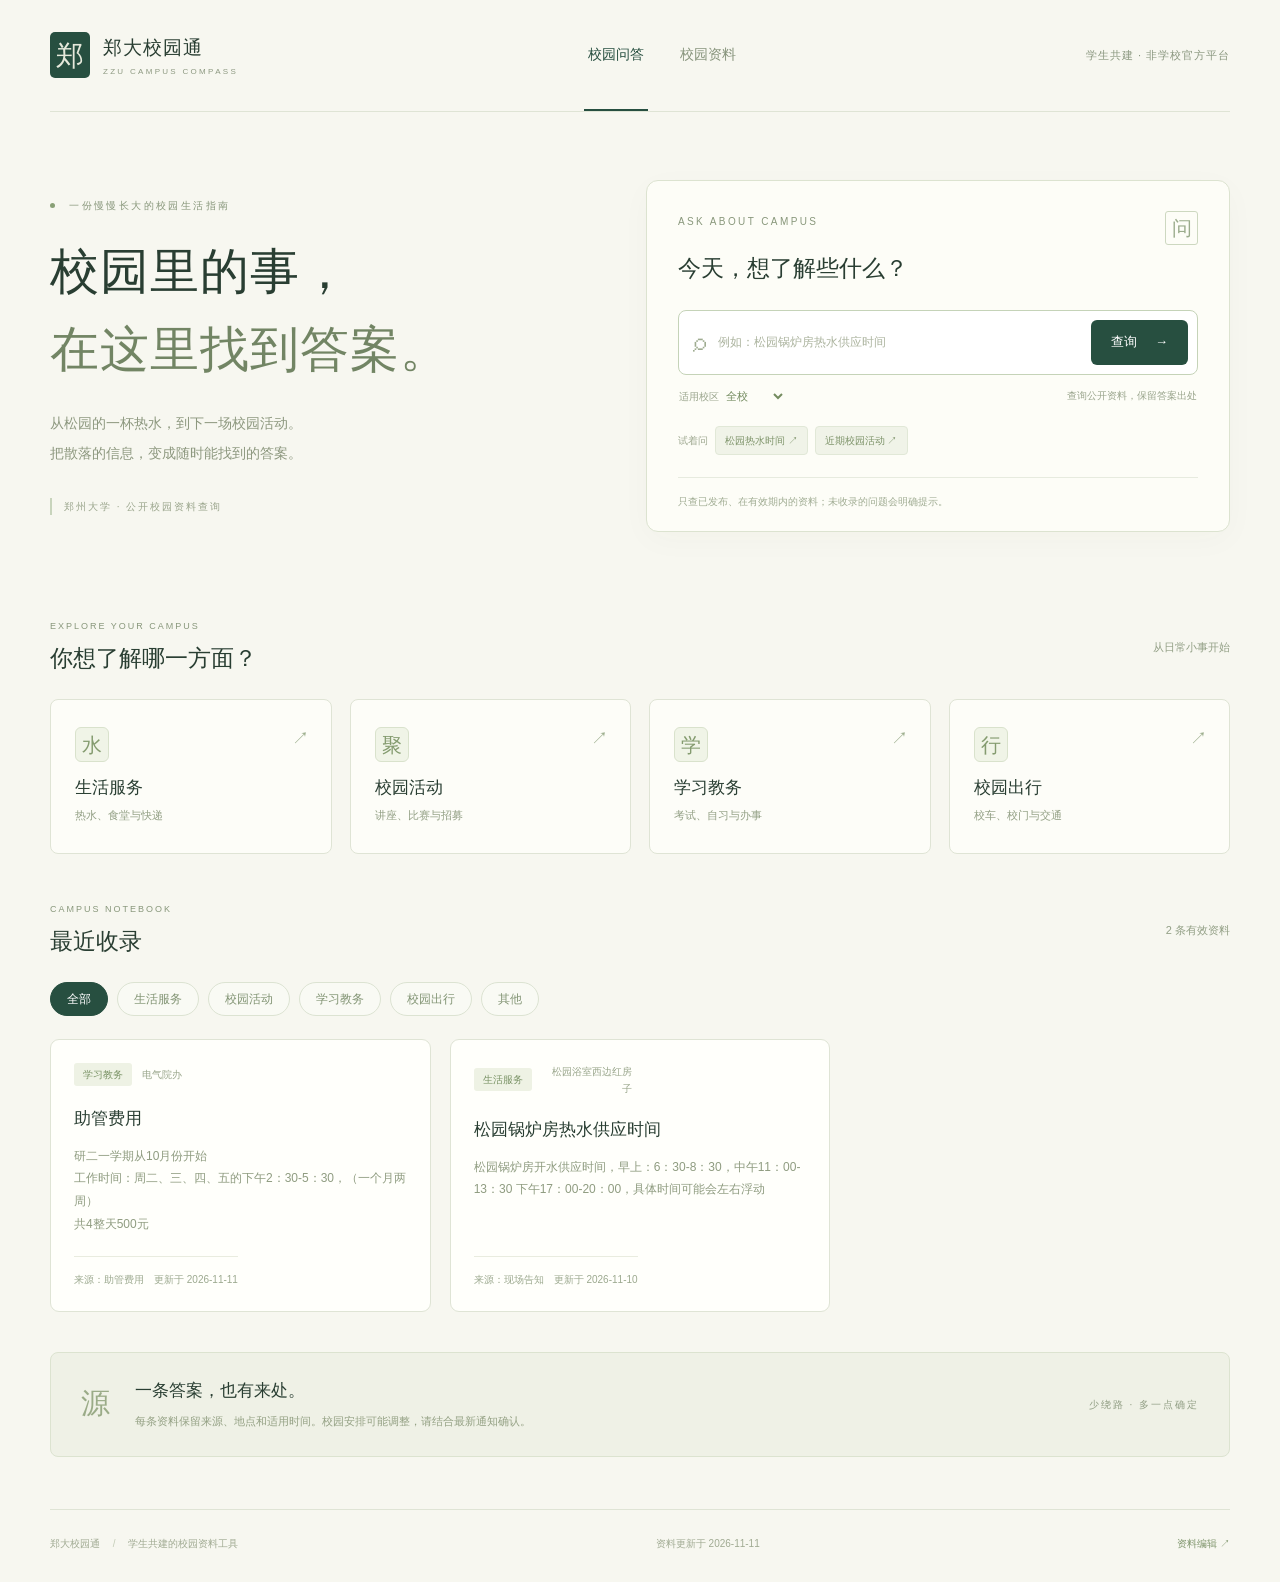
<file: index.html>
<!doctype html>
<html lang="zh-CN"><head><meta charset="utf-8"><meta name="viewport" content="width=device-width,initial-scale=1"><meta name="theme-color" content="#274f40"><meta name="description" content="郑州大学学生共建校园资料查询，查找热水、活动、学习与出行信息，保留资料来源和有效期。"><title>郑大校园通 · 校园里的事，问这里</title><link rel="stylesheet" href="./styles.css"><script defer src="./data.js"></script><script defer src="./knowledge-core.js"></script><script defer src="./editor-model.js"></script><script defer src="./app.js"></script></head>
<body><header class="header wrap"><a class="brand" href="./index.html" aria-label="郑大校园通首页"><span class="brand-mark">郑</span><span>郑大校园通<small>ZZU CAMPUS COMPASS</small></span></a><nav class="top-nav" aria-label="页面导航"><button id="ask-tab" class="nav-active" aria-pressed="true">校园问答</button><button id="library-tab" aria-pressed="false">校园资料</button></nav><span class="header-note">学生共建 · 非学校官方平台</span></header>
<main class="wrap"><section class="hero" id="hero"><div class="hero-copy"><p class="eyebrow"><span class="tiny-dot"></span> 一份慢慢长大的校园生活指南</p><h1>校园里的事，<br><span>在这里找到答案。</span></h1><p class="hero-description">从松园的一杯热水，到下一场校园活动。<br>把散落的信息，变成随时能找到的答案。</p><span class="hero-caption">郑州大学 · 公开校园资料查询</span></div><div class="search-panel"><div class="panel-head"><span class="eyebrow">ASK ABOUT CAMPUS</span><span class="outline-mark" aria-hidden="true">问</span></div><h2 id="search-title">今天，想了解些什么？</h2><form id="search-form"><label class="sr-only" for="query">输入校园问题</label><div class="search-field"><span aria-hidden="true" class="search-icon">⌕</span><input id="query" name="query" maxlength="300" placeholder="例如：松园锅炉房热水供应时间" autocomplete="off"><button type="submit" class="primary">查询 <span aria-hidden="true">→</span></button></div><div class="search-meta"><label for="campus">适用校区 <select id="campus"></select></label><span>查询公开资料，保留答案出处</span></div></form><div class="suggestions"><span>试着问</span><button data-query="松园锅炉房热水供应时间">松园热水时间 ↗</button><button data-query="最近有哪些校园活动">近期校园活动 ↗</button></div><p class="panel-foot">只查已发布、在有效期内的资料；未收录的问题会明确提示。</p></div></section>
<section id="data-error" class="message error" hidden role="alert"></section>
<section id="results-section" hidden aria-labelledby="results-title"><div class="section-heading"><div><p class="eyebrow">SEARCH RESULTS</p><h2 id="results-title"></h2></div><button class="text-button" id="clear-search">返回最近收录 ↗</button></div><p class="results-note" id="results-note" aria-live="polite"></p><div id="clarification" class="clarification" hidden></div><div class="record-grid" id="results"></div></section>
<section id="topics-section"><div class="section-heading"><div><p class="eyebrow">EXPLORE YOUR CAMPUS</p><h2>你想了解哪一方面？</h2></div><span class="quiet">从日常小事开始</span></div><div class="topics"><button class="topic" data-category="生活服务"><span class="topic-symbol">水</span><h3>生活服务</h3><p>热水、食堂与快递</p><span class="topic-arrow">↗</span></button><button class="topic" data-category="校园活动"><span class="topic-symbol">聚</span><h3>校园活动</h3><p>讲座、比赛与招募</p><span class="topic-arrow">↗</span></button><button class="topic" data-category="学习教务"><span class="topic-symbol">学</span><h3>学习教务</h3><p>考试、自习与办事</p><span class="topic-arrow">↗</span></button><button class="topic" data-category="校园出行"><span class="topic-symbol">行</span><h3>校园出行</h3><p>校车、校门与交通</p><span class="topic-arrow">↗</span></button></div></section>
<section id="library-section"><div class="section-heading"><div><p class="eyebrow">CAMPUS NOTEBOOK</p><h2 id="list-title">最近收录</h2></div><span class="quiet" id="live-count" aria-live="polite"></span></div><div class="filter-chips" id="categories" aria-label="资料分类"></div><div class="record-grid" id="records"></div><button id="load-more" class="secondary more-button" hidden>查看更多资料</button></section>
<aside class="trust-panel"><span class="trust-symbol" aria-hidden="true">源</span><div><h2>一条答案，也有来处。</h2><p>每条资料保留来源、地点和适用时间。校园安排可能调整，请结合最新通知确认。</p></div><span class="quiet">少绕路 · 多一点确定</span></aside></main>
<footer class="footer wrap"><span>郑大校园通 <span class="footer-divider">/</span> 学生共建的校园资料工具</span><span id="updated-at">资料库准备中</span><a href="./manage.html">资料编辑 ↗</a></footer>
<dialog id="detail-dialog" aria-labelledby="detail-title"><div class="dialog-head"><span class="eyebrow">CAMPUS NOTEBOOK / DETAIL</span><button type="button" id="close-detail" class="close-button" aria-label="关闭详情">×</button></div><div id="detail-body"></div></dialog><noscript><p class="message error">请在浏览器中启用 JavaScript 后使用查询。</p></noscript></body></html>
</file>
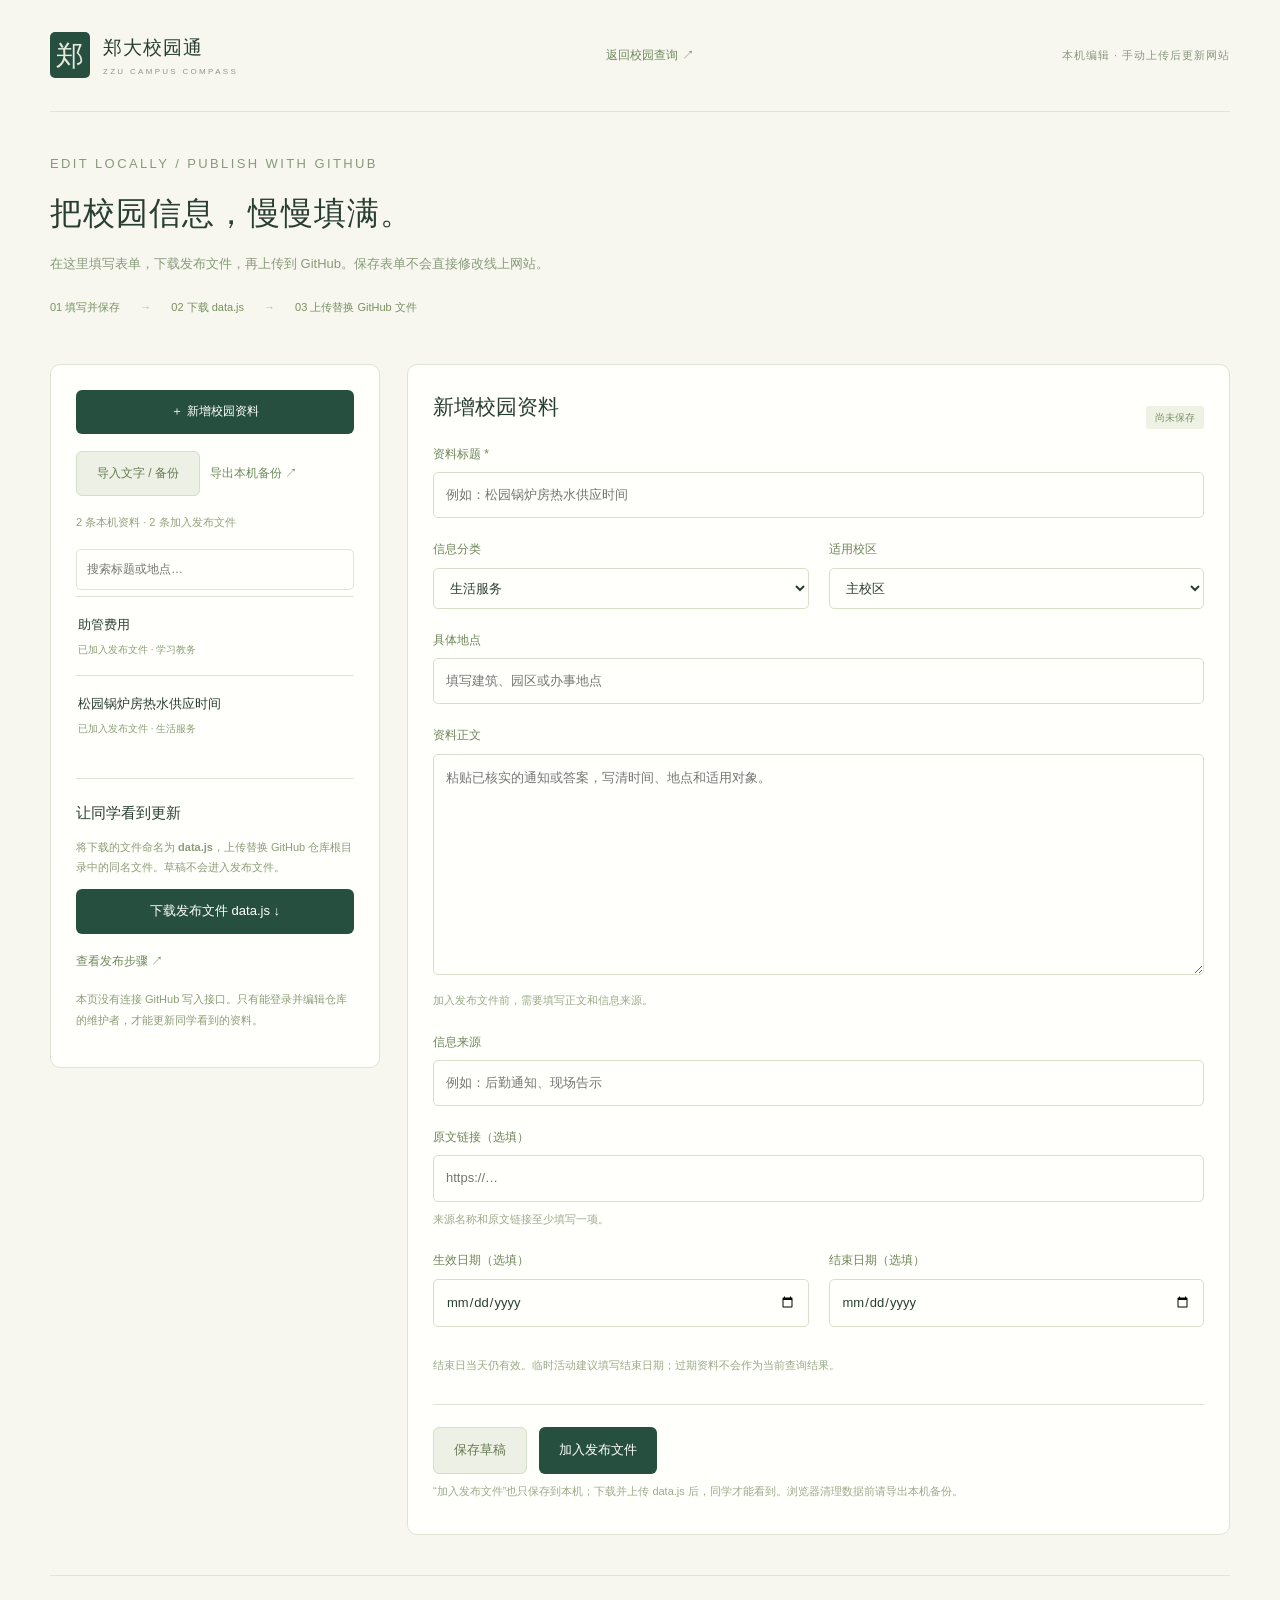
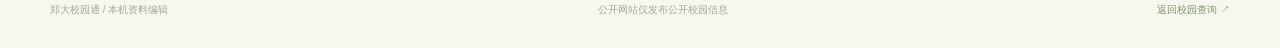
<file: manage.html>
<!doctype html><html lang="zh-CN"><head><meta charset="utf-8"><meta name="viewport" content="width=device-width,initial-scale=1"><meta name="theme-color" content="#274f40"><meta name="robots" content="noindex"><title>资料编辑 · 郑大校园通</title><link rel="stylesheet" href="./styles.css"><script defer src="./data.js"></script><script defer src="./knowledge-core.js"></script><script defer src="./editor-model.js"></script><script defer src="./manage.js"></script></head><body>
<header class="header wrap"><a href="./index.html" class="brand"><span class="brand-mark">郑</span><span>郑大校园通<small>ZZU CAMPUS COMPASS</small></span></a><a href="./index.html" class="text-button">返回校园查询 ↗</a><span class="header-note">本机编辑 · 手动上传后更新网站</span></header>
<main class="wrap"><section class="editor-intro"><p class="eyebrow">EDIT LOCALLY / PUBLISH WITH GITHUB</p><h1>把校园信息，慢慢填满。</h1><p>在这里填写表单，下载发布文件，再上传到 GitHub。保存表单不会直接修改线上网站。</p><div class="steps"><span>01 填写并保存</span><span>02 下载 data.js</span><span>03 上传替换 GitHub 文件</span></div></section><p id="editor-error" class="message error" hidden role="alert"></p><p id="editor-notice" class="message notice" hidden role="status"></p>
<div class="editor-layout"><aside class="editor-sidebar"><div class="editor-tools"><button type="button" class="primary" id="new-record">＋ 新增校园资料</button><button type="button" class="secondary" id="import-records">导入文字 / 备份</button><input type="file" id="import-file" accept=".txt,.md,.json,.js" hidden><button type="button" class="text-button" id="backup-records">导出本机备份 ↗</button></div><p id="editor-stats" class="editor-stats"></p><label class="sr-only" for="editor-query">搜索已有资料</label><input id="editor-query" class="editor-search" placeholder="搜索标题或地点…" maxlength="160"><div id="editor-list" class="editor-list"></div><section class="export-block"><h3>让同学看到更新</h3><p>将下载的文件命名为 <strong>data.js</strong>，上传替换 GitHub 仓库根目录中的同名文件。草稿不会进入发布文件。</p><button type="button" class="primary" id="export-public">下载发布文件 data.js ↓</button><a href="./发布指南.html" target="_blank" rel="noopener" class="text-button">查看发布步骤 ↗</a><p class="editor-footer">本页没有连接 GitHub 写入接口。只有能登录并编辑仓库的维护者，才能更新同学看到的资料。</p></section></aside>
<section class="editor-form"><div class="editing-label"><h2 id="editor-title">新增校园资料</h2><span id="record-status" class="tag">尚未保存</span></div><form id="record-form"><label class="field"><span>资料标题 *</span><input name="title" maxlength="160" placeholder="例如：松园锅炉房热水供应时间" required></label><div class="form-row"><label class="field"><span>信息分类</span><select name="category" id="editor-category"></select></label><label class="field"><span>适用校区</span><select name="campus" id="editor-campus"></select></label></div><label class="field"><span>具体地点</span><input name="location" maxlength="120" placeholder="填写建筑、园区或办事地点"></label><label class="field"><span>资料正文</span><textarea name="content" maxlength="20000" rows="8" placeholder="粘贴已核实的通知或答案，写清时间、地点和适用对象。"></textarea><small>加入发布文件前，需要填写正文和信息来源。</small></label><label class="field"><span>信息来源</span><input name="sourceName" maxlength="160" placeholder="例如：后勤通知、现场告示"></label><label class="field"><span>原文链接（选填）</span><input name="sourceUrl" maxlength="2000" placeholder="https://…"><small>来源名称和原文链接至少填写一项。</small></label><div class="form-row"><label class="field"><span>生效日期（选填）</span><input type="date" name="validFrom"></label><label class="field"><span>结束日期（选填）</span><input type="date" name="validUntil"></label></div><p class="form-hint">结束日当天仍有效。临时活动建议填写结束日期；过期资料不会作为当前查询结果。</p><div class="form-actions"><button type="button" id="delete-record" class="danger-button" hidden>删除这条本机资料</button><div class="save-buttons"><button type="submit" value="draft" class="secondary">保存草稿</button><button type="submit" value="published" class="primary">加入发布文件</button></div></div><p class="form-hint">“加入发布文件”也只保存到本机；下载并上传 data.js 后，同学才能看到。浏览器清理数据前请导出本机备份。</p></form></section></div></main><footer class="footer wrap"><span>郑大校园通 / 本机资料编辑</span><span>公开网站仅发布公开校园信息</span><a href="./index.html">返回校园查询 ↗</a></footer></body></html>
</file>
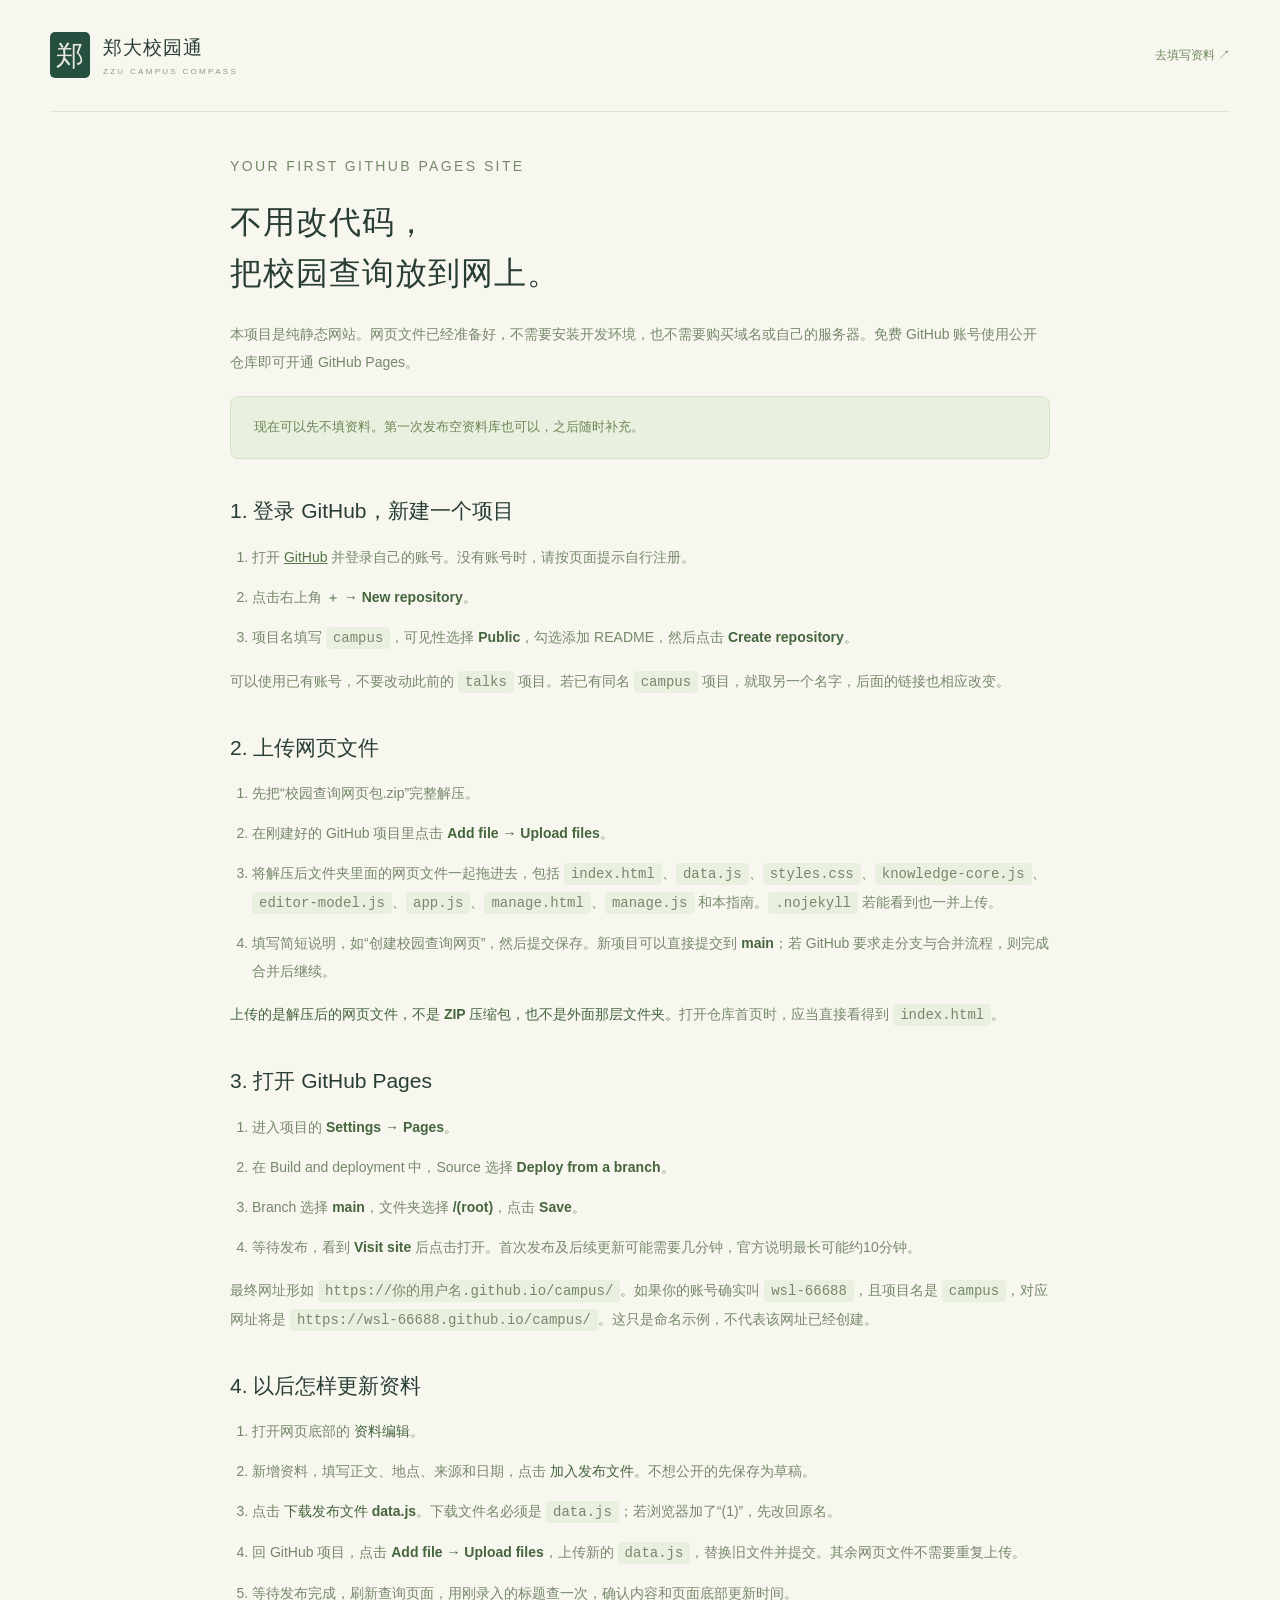
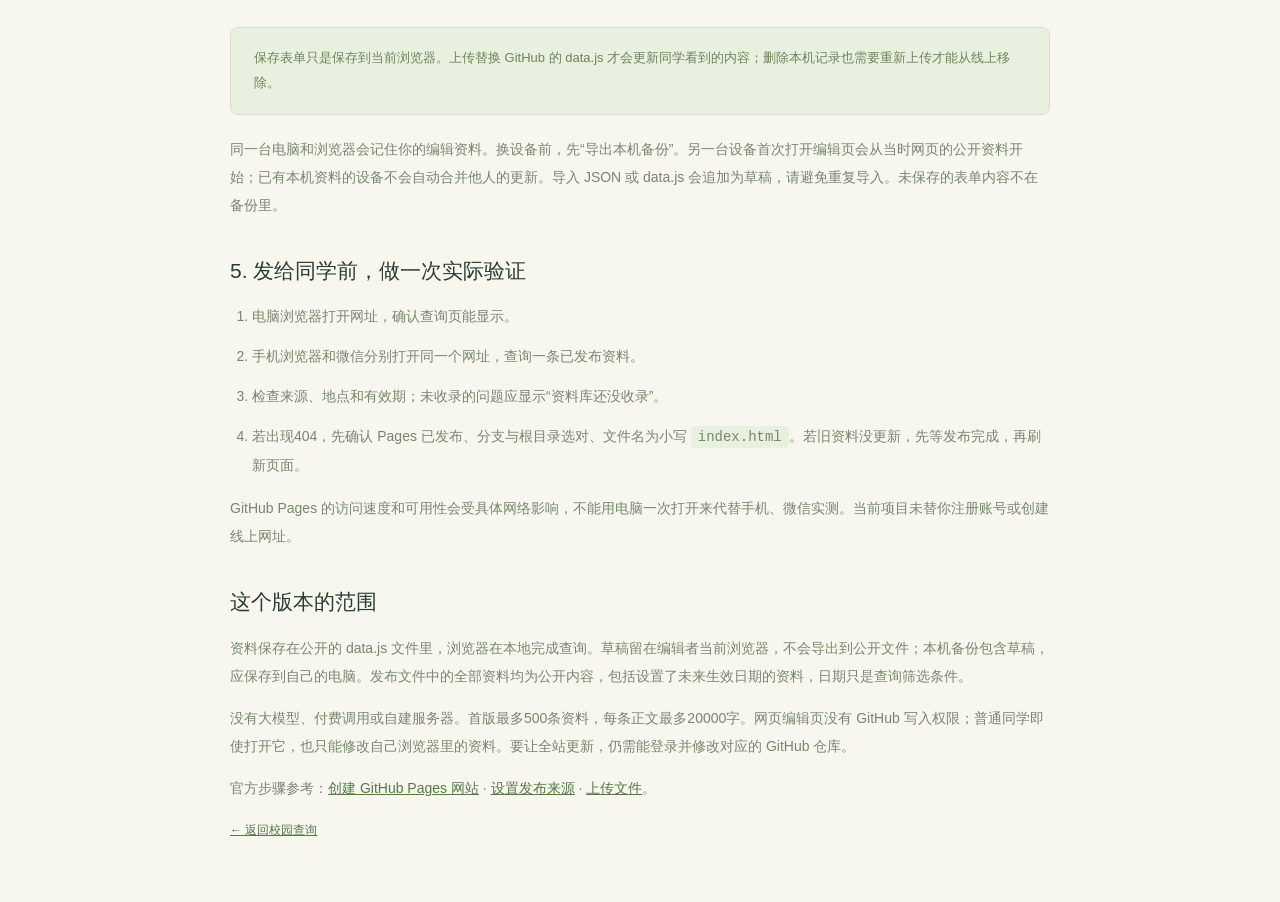
<file: 发布指南.html>
<!doctype html><html lang="zh-CN"><head><meta charset="utf-8"><meta name="viewport" content="width=device-width,initial-scale=1"><title>如何发布到 GitHub Pages · 郑大校园通</title><link rel="stylesheet" href="./styles.css"><style>.guide{max-width:820px;margin:40px auto 70px}.guide h1{font-size:32px}.guide h2{font-size:21px;margin:35px 0 15px}.guide p,.guide li{font-size:14px;line-height:2;color:#76886a}.guide li{margin:12px 0}.guide strong{color:#45653c}.guide a{color:#557845;text-decoration:underline}.guide code{background:#eaf0df;padding:3px 7px;border-radius:4px;overflow-wrap:anywhere}.guide .message{font-size:13px}.guide ol{padding-left:22px}.guide .back-link{font-size:12px}</style></head><body><header class="header wrap"><a class="brand" href="./index.html"><span class="brand-mark">郑</span><span>郑大校园通<small>ZZU CAMPUS COMPASS</small></span></a><a href="./manage.html" class="text-button">去填写资料 ↗</a></header><main class="wrap guide"><p class="eyebrow">YOUR FIRST GITHUB PAGES SITE</p><h1>不用改代码，<br>把校园查询放到网上。</h1><p>本项目是纯静态网站。网页文件已经准备好，不需要安装开发环境，也不需要购买域名或自己的服务器。免费 GitHub 账号使用公开仓库即可开通 GitHub Pages。</p><div class="message notice">现在可以先不填资料。第一次发布空资料库也可以，之后随时补充。</div>
<h2>1. 登录 GitHub，新建一个项目</h2><ol><li>打开 <a href="https://github.com/" target="_blank" rel="noopener">GitHub</a> 并登录自己的账号。没有账号时，请按页面提示自行注册。</li><li>点击右上角 <strong>＋ → New repository</strong>。</li><li>项目名填写 <code>campus</code>，可见性选择 <strong>Public</strong>，勾选添加 README，然后点击 <strong>Create repository</strong>。</li></ol><p>可以使用已有账号，不要改动此前的 <code>talks</code> 项目。若已有同名 <code>campus</code> 项目，就取另一个名字，后面的链接也相应改变。</p>
<h2>2. 上传网页文件</h2><ol><li>先把“校园查询网页包.zip”完整解压。</li><li>在刚建好的 GitHub 项目里点击 <strong>Add file → Upload files</strong>。</li><li>将解压后文件夹里面的网页文件一起拖进去，包括 <code>index.html</code>、<code>data.js</code>、<code>styles.css</code>、<code>knowledge-core.js</code>、<code>editor-model.js</code>、<code>app.js</code>、<code>manage.html</code>、<code>manage.js</code> 和本指南。<code>.nojekyll</code> 若能看到也一并上传。</li><li>填写简短说明，如“创建校园查询网页”，然后提交保存。新项目可以直接提交到 <strong>main</strong>；若 GitHub 要求走分支与合并流程，则完成合并后继续。</li></ol><p><strong>上传的是解压后的网页文件，不是 ZIP 压缩包，也不是外面那层文件夹。</strong>打开仓库首页时，应当直接看得到 <code>index.html</code>。</p>
<h2>3. 打开 GitHub Pages</h2><ol><li>进入项目的 <strong>Settings → Pages</strong>。</li><li>在 Build and deployment 中，Source 选择 <strong>Deploy from a branch</strong>。</li><li>Branch 选择 <strong>main</strong>，文件夹选择 <strong>/(root)</strong>，点击 <strong>Save</strong>。</li><li>等待发布，看到 <strong>Visit site</strong> 后点击打开。首次发布及后续更新可能需要几分钟，官方说明最长可能约10分钟。</li></ol><p>最终网址形如 <code>https://你的用户名.github.io/campus/</code>。如果你的账号确实叫 <code>wsl-66688</code>，且项目名是 <code>campus</code>，对应网址将是 <code>https://wsl-66688.github.io/campus/</code>。这只是命名示例，不代表该网址已经创建。</p>
<h2>4. 以后怎样更新资料</h2><ol><li>打开网页底部的 <strong>资料编辑</strong>。</li><li>新增资料，填写正文、地点、来源和日期，点击 <strong>加入发布文件</strong>。不想公开的先保存为草稿。</li><li>点击 <strong>下载发布文件 data.js</strong>。下载文件名必须是 <code>data.js</code>；若浏览器加了“(1)”，先改回原名。</li><li>回 GitHub 项目，点击 <strong>Add file → Upload files</strong>，上传新的 <code>data.js</code>，替换旧文件并提交。其余网页文件不需要重复上传。</li><li>等待发布完成，刷新查询页面，用刚录入的标题查一次，确认内容和页面底部更新时间。</li></ol><div class="message notice">保存表单只是保存到当前浏览器。上传替换 GitHub 的 data.js 才会更新同学看到的内容；删除本机记录也需要重新上传才能从线上移除。</div><p>同一台电脑和浏览器会记住你的编辑资料。换设备前，先“导出本机备份”。另一台设备首次打开编辑页会从当时网页的公开资料开始；已有本机资料的设备不会自动合并他人的更新。导入 JSON 或 data.js 会追加为草稿，请避免重复导入。未保存的表单内容不在备份里。</p>
<h2>5. 发给同学前，做一次实际验证</h2><ol><li>电脑浏览器打开网址，确认查询页能显示。</li><li>手机浏览器和微信分别打开同一个网址，查询一条已发布资料。</li><li>检查来源、地点和有效期；未收录的问题应显示“资料库还没收录”。</li><li>若出现404，先确认 Pages 已发布、分支与根目录选对、文件名为小写 <code>index.html</code>。若旧资料没更新，先等发布完成，再刷新页面。</li></ol><p>GitHub Pages 的访问速度和可用性会受具体网络影响，不能用电脑一次打开来代替手机、微信实测。当前项目未替你注册账号或创建线上网址。</p>
<h2>这个版本的范围</h2><p>资料保存在公开的 data.js 文件里，浏览器在本地完成查询。草稿留在编辑者当前浏览器，不会导出到公开文件；本机备份包含草稿，应保存到自己的电脑。发布文件中的全部资料均为公开内容，包括设置了未来生效日期的资料，日期只是查询筛选条件。</p><p>没有大模型、付费调用或自建服务器。首版最多500条资料，每条正文最多20000字。网页编辑页没有 GitHub 写入权限；普通同学即使打开它，也只能修改自己浏览器里的资料。要让全站更新，仍需能登录并修改对应的 GitHub 仓库。</p><p>官方步骤参考：<a href="https://docs.github.com/en/pages/getting-started-with-github-pages/creating-a-github-pages-site" target="_blank" rel="noopener">创建 GitHub Pages 网站</a> · <a href="https://docs.github.com/en/pages/getting-started-with-github-pages/configuring-a-publishing-source-for-your-github-pages-site" target="_blank" rel="noopener">设置发布来源</a> · <a href="https://docs.github.com/en/repositories/working-with-files/managing-files/adding-a-file-to-a-repository" target="_blank" rel="noopener">上传文件</a>。</p><a class="back-link" href="./index.html">← 返回校园查询</a></main></body></html>
</file>
<file: styles.css>
:root{--ink:#293e32;--green:#274f40;--muted:#74816a;--paper:#f7f7f0;--line:#dfe4d5;--soft:#edf0e4;--white:#fffffb;--danger:#984d3d;font-synthesis:none}*{box-sizing:border-box}body{margin:0;background:var(--paper);color:var(--ink);font:15px/1.7 -apple-system,BlinkMacSystemFont,"Segoe UI","PingFang SC","Microsoft YaHei",sans-serif}button,input,select,textarea{font:inherit;color:inherit}button,a,input,select,textarea{-webkit-tap-highlight-color:transparent}button,a{touch-action:manipulation}button{cursor:pointer}button:disabled{cursor:wait;opacity:.5}a{color:inherit;text-decoration:none}button{border:0}input,textarea,select{min-width:0}button:focus-visible,a:focus-visible,input:focus-visible,select:focus-visible,textarea:focus-visible{outline:3px solid #9ab99e;outline-offset:4px}[hidden]{display:none!important}.wrap{max-width:1180px;width:calc(100% - 96px);margin:auto}.header{display:flex;align-items:center;justify-content:space-between;gap:28px;min-height:112px;border-bottom:1px solid var(--line)}.brand{display:flex;align-items:center;gap:13px;font-size:19px;font-weight:600;letter-spacing:1px}.brand-mark{display:grid;place-items:center;background:var(--green);border-radius:5px;color:#e6e9db;width:40px;height:46px;font:28px/1.2 "Songti SC",SimSun,serif}.brand small{display:block;font-size:8px;letter-spacing:2.3px;font-weight:400;color:#8d9981;margin-top:1px}.top-nav{display:flex;gap:28px;align-self:stretch;align-items:stretch}.top-nav button{background:none;color:#87947c;border-bottom:2px solid transparent;padding:0 4px;font-size:14px}.top-nav .nav-active{color:var(--green);border-bottom-color:var(--green)}.header-note{font-size:11px;color:#8a977f;letter-spacing:1px}.hero{display:grid;grid-template-columns:1fr 1.1fr;gap:65px;padding:68px 0 56px;align-items:center}.eyebrow{font-size:10px;color:#88977b;letter-spacing:2.4px;line-height:1.8;margin:0 0 13px;text-transform:uppercase}.tiny-dot{display:inline-block;height:5px;width:5px;border-radius:50%;background:#89a076;margin-right:9px;vertical-align:middle}h1{font-size:clamp(32px,4.3vw,49px);letter-spacing:1px;font-weight:500;line-height:1.6;margin:17px 0 21px}h1>span{color:#728564}.hero-description{color:#8d987f;font-size:14px;line-height:2.1}.hero-caption{display:block;border-left:2px solid #c8d4bc;padding-left:12px;font-size:10px;color:#9aa58c;letter-spacing:2px;margin-top:30px}.search-panel{border:1px solid #dce3d0;background:#fdfdf7;border-radius:12px;padding:30px 31px 21px;box-shadow:0 8px 32px #3d563407}.panel-head{display:flex;justify-content:space-between;align-items:center}.outline-mark{color:#9bac8c;border:1px solid #cdd8c0;width:33px;height:34px;display:grid;place-items:center;font:20px "Songti SC",SimSun,serif;border-radius:3px}.search-panel h2{font-size:23px;font-weight:500;margin:5px 0 23px}.search-field{display:flex;align-items:center;gap:10px;background:white;border:1px solid #c5d3b8;border-radius:8px;padding:9px}.search-icon{font-size:26px;font-family:serif;color:#9fac91;line-height:1;margin:0 0 0 5px}.search-field input{border:0;background:none;flex:1;width:100%;height:42px;outline:0;font-size:12px}.search-field input::placeholder{color:#acb49f}.primary,.secondary{border-radius:6px;padding:12px 20px;line-height:1.6;display:inline-flex;align-items:center;justify-content:center;gap:18px;white-space:nowrap;font-size:13px}.primary{background:var(--green);color:#fff}.primary:hover{background:#35604b}.secondary{background:var(--soft);color:#647a52;border:1px solid #d4dfc7}.secondary:hover{background:#e2e9d7}.search-meta{display:flex;justify-content:space-between;align-items:center;gap:10px;color:#9aa58d;font-size:10px;margin:12px 1px 21px}.search-meta label{white-space:nowrap}.search-meta select{border:0;background:none;color:#748c60;font-size:11px;max-width:95px;padding:2px 0}.suggestions{display:flex;flex-wrap:wrap;gap:7px;align-items:center;font-size:10px;color:#9da78f}.suggestions button{background:#f0f3e8;color:#7d9369;border:1px solid #e1e8d7;padding:5px 9px;border-radius:4px;font-size:10px}.panel-foot{color:#a1ad94;font-size:10px;border-top:1px solid #e7ebdf;padding-top:15px;margin:22px 0 0}.section-heading{display:flex;align-items:center;justify-content:space-between;gap:20px;margin:30px 0 22px}.section-heading .eyebrow{font-size:9px;letter-spacing:2px;margin-bottom:6px}h2{font-size:23px;font-weight:500;line-height:1.6;margin:0}.quiet{font-size:11px;color:#929f85}.topics{display:grid;grid-template-columns:repeat(4,1fr);gap:18px;margin-bottom:47px}.topic{position:relative;display:block;text-align:left;border:1px solid var(--line);border-radius:8px;background:#fdfdf8;padding:22px 24px;min-height:155px;transition:transform .2s,border-color .2s}.topic:hover{border-color:#a4b795;transform:translateY(-3px)}.topic-symbol{border:1px solid #d9e2cc;color:#849b6f;background:#f0f4e7;width:34px;height:35px;display:grid;place-items:center;border-radius:6px;font-family:"Songti SC",SimSun,serif;font-size:20px}.topic h3{font-size:17px;font-weight:500;margin:12px 0 3px}.topic p{font-size:11px;color:#929f84;margin:0}.topic-arrow{position:absolute;right:22px;top:25px;color:#9daf8e;font-size:17px}.filter-chips{display:flex;flex-wrap:wrap;gap:9px;margin-bottom:23px}.chip{border:1px solid #dce3d2;color:#839575;background:#f9faf4;border-radius:30px;padding:6px 16px;font-size:12px}.chip.selected{color:white;background:var(--green);border-color:var(--green)}.record-grid{display:grid;grid-template-columns:repeat(3,minmax(0,1fr));gap:19px}.record-card{text-align:left;background:var(--white);border:1px solid var(--line);border-radius:9px;padding:23px;display:flex;flex-direction:column;min-height:229px;overflow-wrap:anywhere}.record-card:hover{border-color:#b2c39e}.card-top{display:flex;gap:10px;justify-content:space-between;align-items:center}.tag{display:inline-block;background:#eef2e4;color:#7a9366;font-size:10px;padding:3px 9px;border-radius:3px;line-height:1.7}.place{font-size:10px;color:#98a58a;max-width:55%;text-align:right}.record-card h3{font-size:17px;font-weight:500;line-height:1.8;margin:18px 0 10px}.excerpt{font-size:12px;color:#8f9c80;line-height:1.9;margin:0 0 20px;white-space:pre-line}.card-footer{margin-top:auto;padding-top:14px;border-top:1px solid #e9ecdf;font-size:10px;color:#9ca98f;display:flex;gap:10px;justify-content:space-between;flex-wrap:wrap}.empty{grid-column:1/-1;border:1px dashed #d2dcc5;border-radius:9px;text-align:center;padding:44px 25px 42px;color:#8b9b7c}.empty .empty-mark{font:35px "Songti SC",SimSun,serif;display:block;color:#a4b293;margin-bottom:16px}.empty h3{font-size:19px;font-weight:500;margin:0 0 9px;color:#687d56}.empty p{font-size:12px;line-height:1.9;margin:6px 0}.empty .text-button{margin-top:15px}.text-button{background:none;color:#6f895c;font-size:12px;padding:7px 0;text-align:left}.text-button:hover{text-decoration:underline}.trust-panel{display:flex;align-items:center;gap:25px;border:1px solid #dce3d0;border-radius:8px;background:#eff1e6;margin:40px 0 52px;padding:24px 30px}.trust-symbol{font:29px "Songti SC",SimSun,serif;color:#9aab87}.trust-panel h2{font-size:17px}.trust-panel p{font-size:11px;line-height:1.9;color:#94a184;margin:7px 0 0}.trust-panel>.quiet{margin-left:auto;white-space:nowrap;font-size:10px;letter-spacing:2px}.footer{display:flex;align-items:center;justify-content:space-between;gap:20px;border-top:1px solid var(--line);padding:25px 0 30px;color:#a0aa92;font-size:10px}.footer-divider{margin:0 10px;color:#c3ccb7}.footer a{color:#7f956c}.results-note{color:#8a9a7b;font-size:12px;margin:-9px 0 24px}.clarification{border:1px solid #d4dfc6;background:var(--soft);padding:25px;border-radius:9px;margin-bottom:25px}.clarification p{margin:0 0 16px}.clarification button{margin:0 10px 8px 0}.more-button{display:flex;margin:28px auto 0}.message{padding:18px 23px;border-radius:8px;line-height:1.9;font-size:13px;margin:20px 0}.error{background:#f8ebe4;color:var(--danger);border:1px solid #ebd6c9}.notice{background:#e9f0df;color:#6d8556;border:1px solid #d6e2c9}dialog{width:min(680px,calc(100% - 32px));max-height:88vh;border:1px solid #cfdbc1;background:#fcfdf7;border-radius:12px;padding:28px;color:var(--ink);box-shadow:0 30px 100px #213b3b33}dialog::backdrop{background:#172b2266}.dialog-head{display:flex;align-items:center;justify-content:space-between;gap:12px;margin-bottom:22px}.dialog-head .eyebrow{margin:0}.close-button{background:none;font-size:29px;color:#91a27e;padding:0 6px;line-height:1}.detail-title{font-size:26px;line-height:1.7;margin:14px 0}.detail-meta{font-size:12px;color:#81956e;margin:16px 0;padding:15px 0;border-top:1px solid var(--line);border-bottom:1px solid var(--line);display:grid;gap:8px;overflow-wrap:anywhere}.detail-content{font-size:14px;line-height:2;white-space:pre-wrap;overflow-wrap:anywhere}.detail-source{font-size:12px;color:#8c9e7a;overflow-wrap:anywhere}.detail-source a{text-decoration:underline}.detail-hint{font-size:11px;color:#9cac8b;margin-top:24px}.sr-only{position:absolute;width:1px;height:1px;padding:0;overflow:hidden;clip:rect(0,0,0,0);white-space:nowrap;border:0}.editor-intro{padding:40px 0 25px}.editor-intro h1{font-size:32px;margin:8px 0}.editor-intro p{font-size:13px;color:#889a7a}.editor-layout{display:grid;grid-template-columns:330px minmax(0,1fr);gap:27px;margin-bottom:40px;align-items:start}.editor-sidebar,.editor-form{background:var(--white);border:1px solid var(--line);border-radius:10px;padding:25px}.editor-tools{display:flex;gap:10px;flex-wrap:wrap}.editor-tools button,.editor-tools a{font-size:12px}.editor-tools .primary{width:100%;margin-bottom:7px}.editor-stats{font-size:11px;color:#92a17f;margin:17px 0 12px}.editor-list{max-height:620px;overflow:auto}.editor-item{background:none;text-align:left;width:100%;border-top:1px solid var(--line);padding:17px 2px;display:grid;gap:5px}.editor-item.current{color:var(--green);background:#f0f4e9}.editor-item strong{font-size:13px;font-weight:500;overflow-wrap:anywhere}.editor-item span{font-size:10px;color:#8da07a}.editor-form h2{font-size:21px;margin-bottom:20px}.form-row{display:grid;grid-template-columns:1fr 1fr;gap:20px}.field{display:block;margin-bottom:21px}.field>span{display:block;font-size:12px;color:#6e865a;margin-bottom:8px}.field input,.field textarea,.field select{width:100%;background:#fffffc;border:1px solid #d5dfc9;border-radius:5px;padding:11px 12px;font-size:13px}.field textarea{resize:vertical;min-height:210px;line-height:1.9}.field small,.form-hint{font-size:11px;line-height:1.9;color:#9baa8c;display:block;margin:7px 0}.form-actions{display:flex;justify-content:space-between;gap:14px;align-items:center;flex-wrap:wrap;margin-top:28px;padding-top:22px;border-top:1px solid var(--line)}.save-buttons{display:flex;gap:12px}.danger-button{background:none;color:var(--danger);font-size:12px}.editor-search{width:100%;font-size:12px;background:none;border:1px solid var(--line);border-radius:5px;padding:9px 10px;margin:6px 0}.steps{display:flex;gap:20px;margin:23px 0;color:#77915f;font-size:11px}.steps span+span:before{content:'→';margin-right:20px;color:#b3bfa4}.compact-empty{font-size:12px;color:#8c9d7a;padding:25px 0}.editing-label{display:flex;justify-content:space-between;align-items:center;gap:10px}.export-block{border-top:1px solid var(--line);margin-top:24px;padding-top:21px}.export-block h3{font-size:15px;font-weight:500;margin:0 0 10px}.export-block p{font-size:11px;color:#8b9d78;line-height:1.9}.export-block button{width:100%;margin-bottom:10px}.editor-status{margin-top:15px}.editor-status.message{font-size:12px}.editor-sidebar .text-button{display:block}.editor-footer{font-size:11px;line-height:1.9;color:#91a17f}.editor-search:focus{background:white}@media(max-width:1000px){.wrap{width:calc(100% - 56px)}.hero{gap:32px;padding:50px 0 30px}.hero h1{font-size:36px}.search-panel{padding:23px}.search-meta>span{display:none}.header-note{display:none}.record-grid{grid-template-columns:repeat(2,minmax(0,1fr))}.topics{gap:12px}.topic{padding:20px 17px}.editor-layout{grid-template-columns:285px minmax(0,1fr);gap:20px}.trust-panel>.quiet{display:none}.editor-sidebar,.editor-form{padding:20px}}@media(max-width:720px){.wrap{width:calc(100% - 36px)}.header{min-height:88px;gap:15px}.brand{font-size:16px;gap:9px}.brand-mark{width:33px;height:38px;font-size:24px}.brand small{font-size:6px;letter-spacing:1.4px}.top-nav{gap:17px}.top-nav button{font-size:12px}.hero{grid-template-columns:1fr;gap:26px;padding:33px 0 17px}.hero h1{font-size:36px;line-height:1.55;margin:9px 0 14px}.hero-copy .eyebrow{font-size:9px;letter-spacing:1.8px}.hero-description{font-size:12px;line-height:2}.hero-caption{display:none}.search-panel{padding:23px 20px 17px}.search-panel h2{font-size:20px;margin-bottom:18px}.search-field{gap:6px;padding:7px}.search-icon{display:none}.search-field input{font-size:12px;padding-left:3px}.primary,.secondary{padding:11px 15px;font-size:12px;gap:8px}.panel-foot{font-size:9px}.suggestions{gap:6px}.suggestions button{font-size:9px}.section-heading{margin:27px 0 18px;gap:12px}.section-heading h2{font-size:20px}.quiet{font-size:10px}.topics{grid-template-columns:repeat(2,1fr);gap:12px;margin-bottom:28px}.topic{min-height:142px;padding:18px 20px}.topic h3{font-size:16px}.topic p{font-size:10px}.record-grid{grid-template-columns:1fr;gap:14px}.record-card{padding:21px;min-height:210px}.filter-chips{gap:7px;flex-wrap:nowrap;overflow-x:auto;padding-bottom:4px}.chip{white-space:nowrap;padding:5px 14px;font-size:11px}.trust-panel{padding:20px;gap:17px;margin:28px 0 30px}.trust-panel h2{font-size:16px}.trust-panel p{font-size:10px}.footer{flex-wrap:wrap;gap:12px;font-size:9px;padding-bottom:25px}.footer>span:first-child{flex-basis:100%}.editor-intro{padding:27px 0 16px}.editor-intro h1{font-size:27px}.steps{gap:10px;flex-wrap:wrap}.steps span+span:before{margin-right:10px}.editor-layout{grid-template-columns:1fr}.editor-list{max-height:260px}.editor-form{padding:22px 18px}.form-row{gap:13px}.save-buttons{width:100%;display:grid;grid-template-columns:1fr 1fr}.form-actions{gap:20px}.empty{padding:32px 20px}.empty h3{font-size:17px}dialog{padding:23px 21px}.detail-title{font-size:22px}}
</file>
